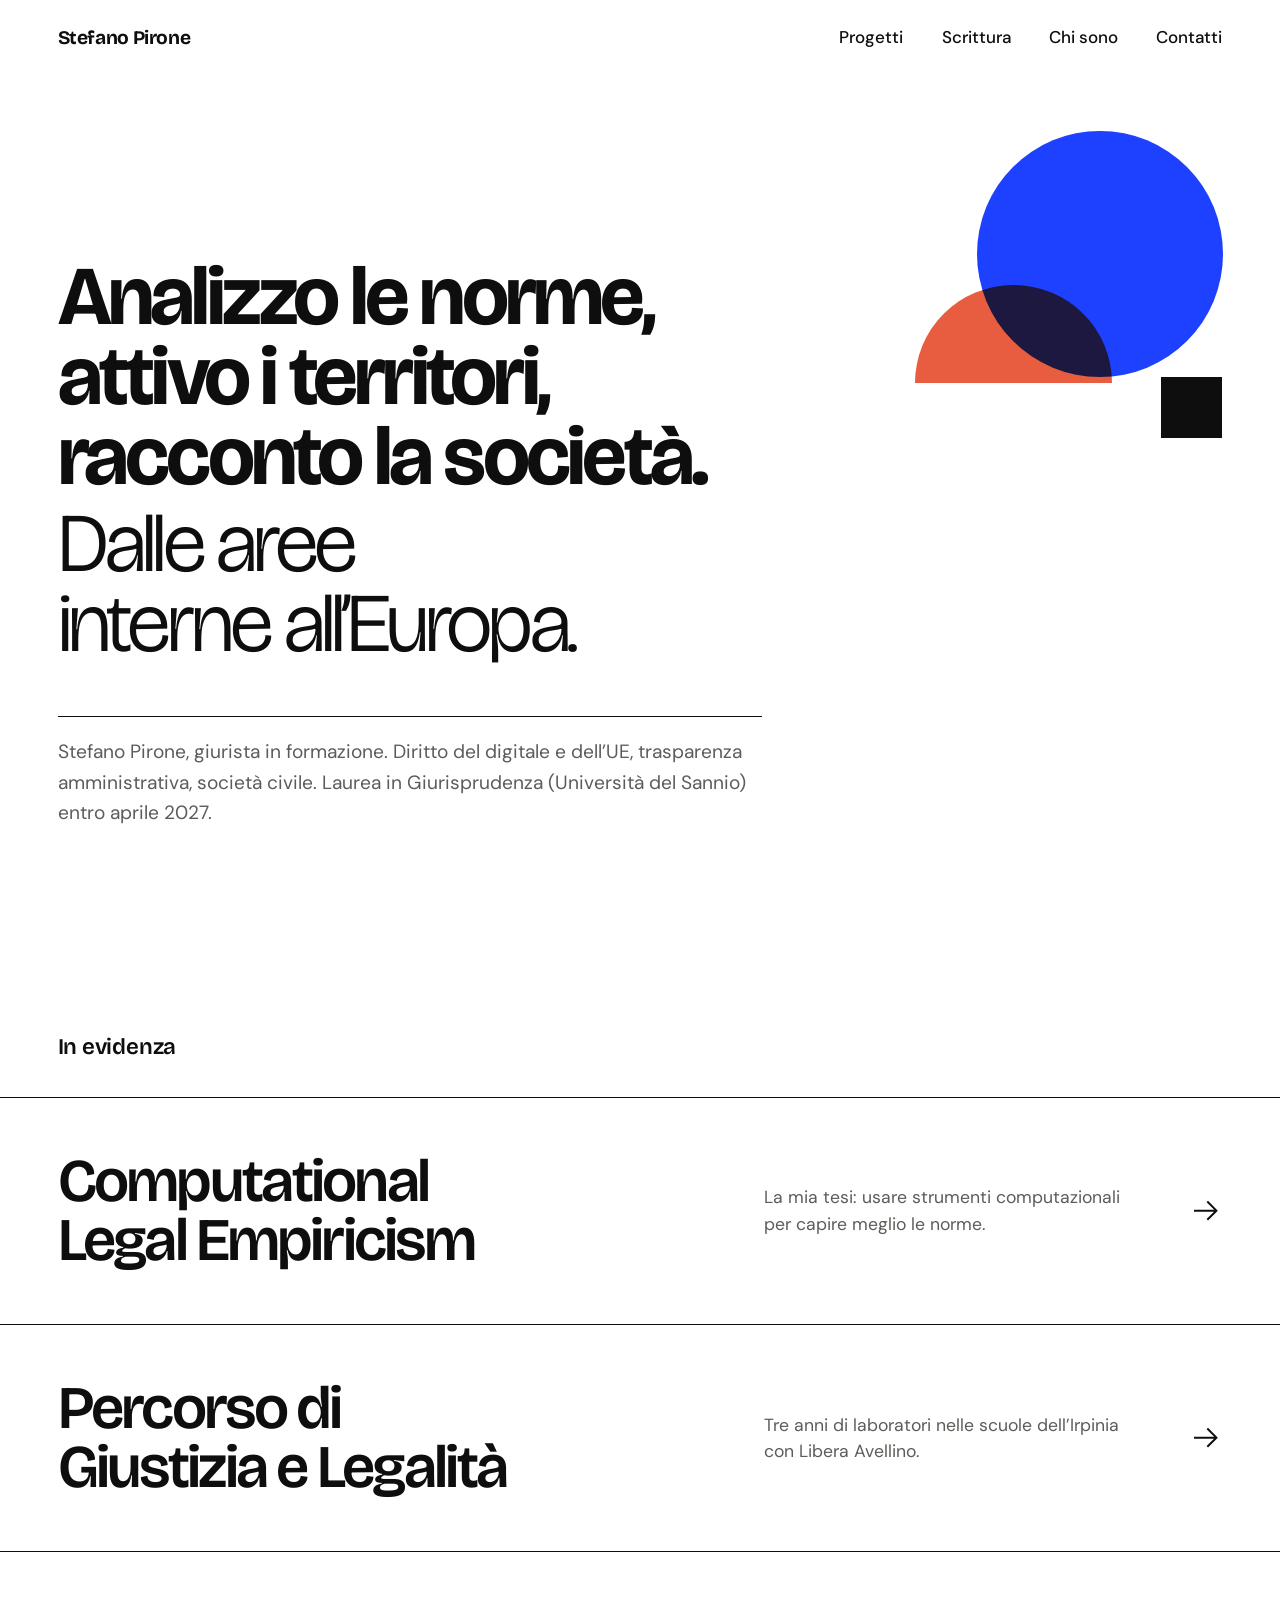
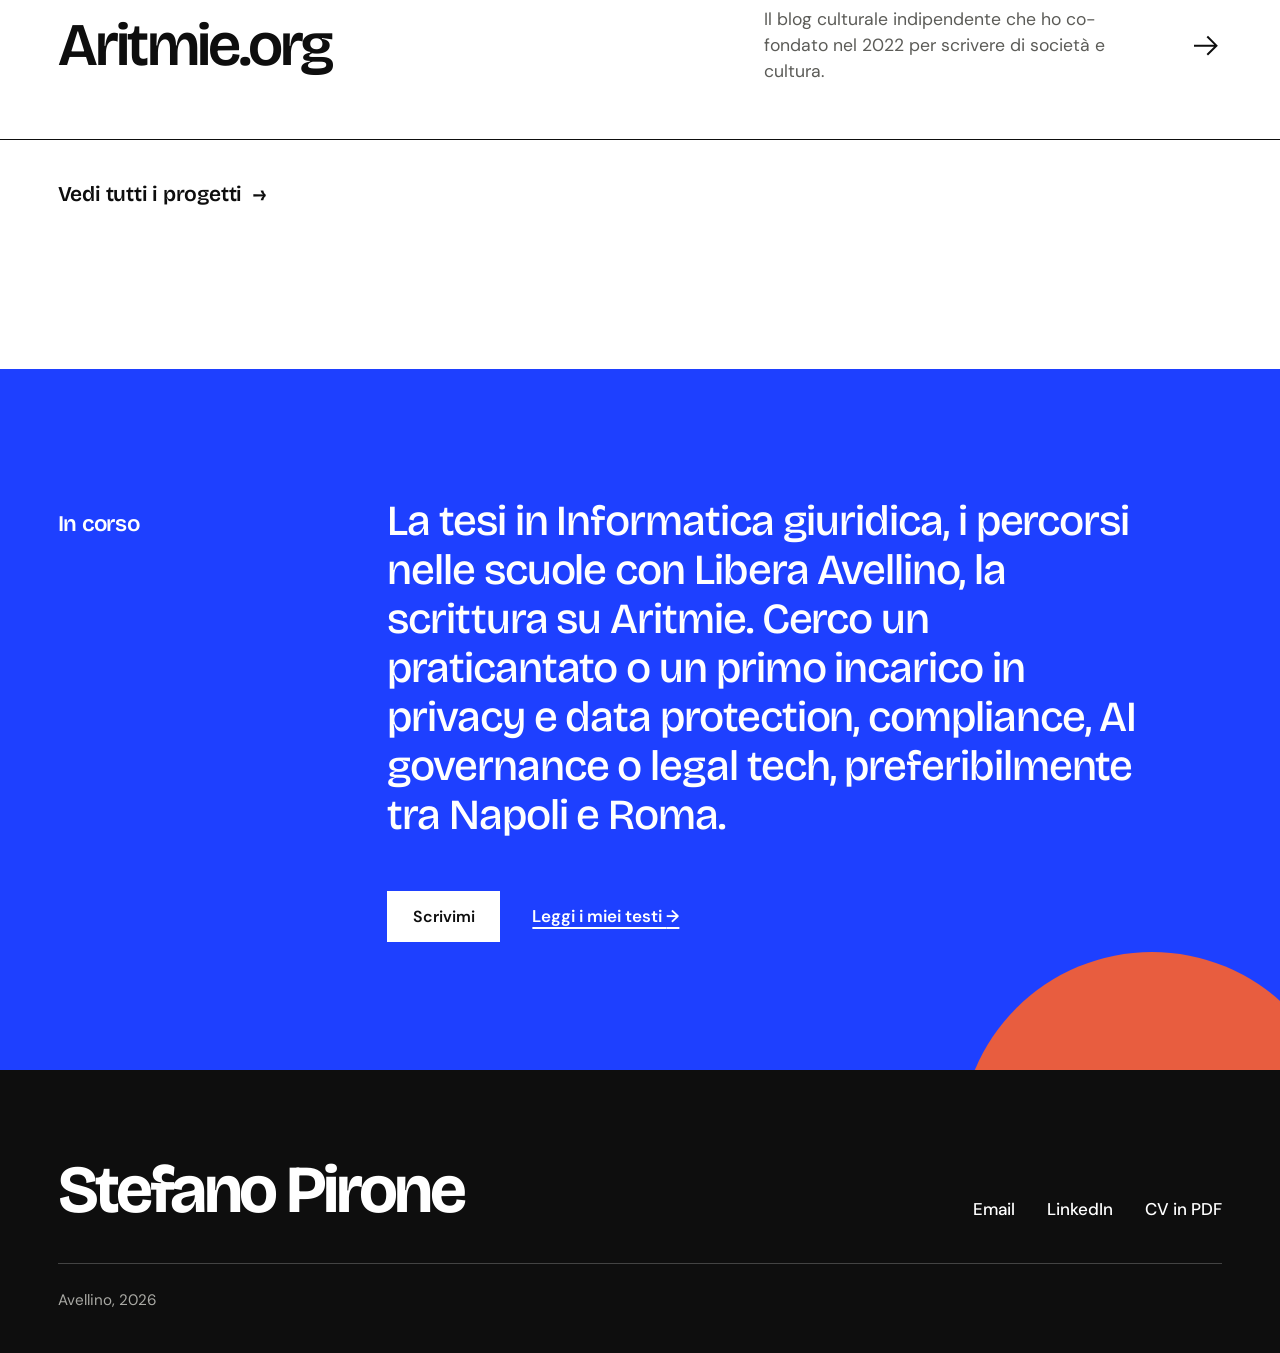
<file: index.html>
<!doctype html>
<html lang="it">
<head>
  <meta charset="utf-8" />
  <meta name="viewport" content="width=device-width, initial-scale=1" />
  <title>Stefano Pirone — giurista in formazione</title>
  <meta name="description" content="Stefano Pirone, giurista in formazione. Diritto del digitale e dell’UE, trasparenza amministrativa, società civile. Laurea in Giurisprudenza all’Università del Sannio entro aprile 2027." />
  <meta name="theme-color" content="#FFFFFF" />
  <meta property="og:type" content="website" />
  <meta property="og:locale" content="it_IT" />
  <meta property="og:title" content="Stefano Pirone" />
  <meta property="og:description" content="Giurista in formazione: diritto del digitale e dell’UE, trasparenza amministrativa, società civile." />
  <link rel="icon" href="/assets/favicon.svg" type="image/svg+xml" />

  <link rel="preconnect" href="https://fonts.googleapis.com" />
  <link rel="preconnect" href="https://fonts.gstatic.com" crossorigin />
  <link rel="stylesheet" href="https://fonts.googleapis.com/css2?family=Bricolage+Grotesque:opsz,wght@12..96,300..800&family=DM+Sans:opsz,wght@9..40,400..600&display=swap" />
  <link rel="stylesheet" href="/assets/css/style.css" />

  <script>document.documentElement.className += " js";</script>
  <script src="/data/content.js" defer></script>
  <script src="/assets/js/main.js" defer></script>
</head>
<body>
  <a class="skip-link" href="#contenuto">Vai al contenuto</a>

  <!-- ============ NAVBAR ============ -->
  <header class="nav">
    <div class="nav__inner wrap">
      <a class="nav__brand" href="/">Stefano Pirone</a>

      <button class="nav__toggle" type="button" aria-expanded="false" aria-controls="nav-menu">
        <span class="nav__toggle-label">Menu</span>
        <span class="nav__toggle-icon" aria-hidden="true"><span></span><span></span></span>
      </button>

      <nav class="nav__menu" id="nav-menu" aria-label="Navigazione principale">
        <ul class="nav__links">
          <li><a href="/progetti" data-section="progetti">Progetti</a></li>
          <li><a href="/scrittura" data-section="scrittura">Scrittura</a></li>
          <li><a href="/chi-sono" data-section="chi-sono">Chi sono</a></li>
          <li><a href="/contatti" data-section="contatti">Contatti</a></li>
        </ul>
      </nav>
    </div>
  </header>

  <main id="contenuto" tabindex="-1">

    <!-- ===================================================== HOME -->
    <section class="view" data-view="home" aria-labelledby="home-title">
      <div class="hero wrap">
        <h1 class="hero__title" id="home-title" tabindex="-1">
          <span class="hero__line"><span class="v v--1">Analizzo</span> le norme, <span class="v v--2">attivo</span> i territori, <span class="v v--3">racconto</span> la società.</span>
          <span class="hero__line hero__tail">Dalle aree interne all’Europa.</span>
        </h1>
        <p class="hero__sub">Stefano Pirone, giurista in formazione. Diritto del digitale e dell’UE, trasparenza amministrativa, società civile. Laurea in Giurisprudenza (Università del Sannio) entro aprile 2027.</p>

        <div class="hero__art" aria-hidden="true">
          <span class="shape shape--circle"></span>
          <span class="shape shape--half"></span>
          <span class="shape shape--square"></span>
        </div>
      </div>

      <div class="featured">
        <div class="wrap">
          <h2 class="section-title">In evidenza</h2>
        </div>
        <ul class="rows rows--big" id="featured-list"></ul>
        <div class="wrap">
          <a class="more" href="/progetti">Vedi tutti i progetti <span class="more__arrow" aria-hidden="true">→</span></a>
        </div>
      </div>

      <div class="now">
        <div class="wrap now__inner">
          <h2 class="now__title">In corso</h2>
          <p class="now__text" id="now-text"></p>
          <div class="now__actions">
            <a class="btn btn--light" href="/contatti">Scrivimi</a>
            <a class="link-light" href="/scrittura">Leggi i miei testi <span aria-hidden="true">→</span></a>
          </div>
        </div>
        <span class="now__shape" aria-hidden="true"></span>
      </div>
    </section>

    <!-- ================================================= PROGETTI -->
    <section class="view" data-view="progetti" aria-labelledby="projects-title">
      <header class="page-head wrap">
        <h1 class="page-title" id="projects-title" tabindex="-1">Progetti</h1>
        <p class="page-intro">Tre modi di stare dentro la società: analizzarla, attivarla, raccontarla.</p>

        <div class="filters" role="group" aria-label="Filtra i progetti">
          <button class="filter" type="button" data-filter="tutti" aria-pressed="true">Tutti</button>
          <button class="filter" type="button" data-filter="analizzare" aria-pressed="false">Analizzare</button>
          <button class="filter" type="button" data-filter="attivare" aria-pressed="false">Attivare</button>
          <button class="filter" type="button" data-filter="raccontare" aria-pressed="false">Raccontare</button>
        </div>
        <p class="sr-only" id="filter-status" role="status" aria-live="polite"></p>
      </header>

      <ul class="rows rows--list" id="projects-list"></ul>
    </section>

    <!-- ========================================= SCHEDA PROGETTO -->
    <section class="view" data-view="progetto" aria-labelledby="project-title">
      <article class="detail" id="project-detail"></article>
    </section>

    <!-- ================================================ SCRITTURA -->
    <section class="view" data-view="scrittura" aria-labelledby="writing-title">
      <header class="page-head wrap">
        <h1 class="page-title" id="writing-title" tabindex="-1">Scrittura</h1>
        <p class="page-intro">Report, articoli e appunti. Quello che scrivo per capire meglio quello che faccio.</p>
      </header>

      <ol class="rows rows--list" id="writing-list"></ol>
    </section>

    <!-- ================================================= CHI SONO -->
    <section class="view" data-view="chi-sono" aria-labelledby="about-title">
      <header class="page-head wrap">
        <h1 class="page-title" id="about-title" tabindex="-1">Chi sono</h1>
      </header>

      <div class="about wrap">
        <div class="about__bio" id="about-bio"></div>
        <div class="about__art" aria-hidden="true">
          <span class="shape shape--circle"></span>
          <span class="shape shape--half"></span>
        </div>
      </div>
      
<section style="background: #1E40FF; color: #FFFFFF; padding: clamp(4rem, 8vw, 7rem) 0; margin: 4rem 0;">
        <div class="wrap" style="max-width: 960px;">
          <p style="font-family: 'DM Sans', sans-serif; font-size: 0.85rem; font-weight: 600; text-transform: uppercase; letter-spacing: 0.12em; color: #FFFFFF; margin: 0 0 2rem 0;">
            Art. 3, secondo comma — Costituzione della Repubblica Italiana
          </p>
          <blockquote style="margin: 0; font-family: 'Bricolage Grotesque', sans-serif; font-weight: 400; font-size: clamp(1.35rem, 2.6vw, 2.05rem); line-height: 1.42; letter-spacing: -0.015em;">
            <p style="margin: 0; color: #FFFFFF;">
              È compito della Repubblica rimuovere gli ostacoli di ordine economico e sociale, che, limitando di fatto la libertà e l’eguaglianza dei cittadini, impediscono il pieno sviluppo della persona umana e l’effettiva partecipazione di tutti i lavoratori all’organizzazione politica, economica e sociale del Paese.
            </p>
          </blockquote>
        </div>
      </section>

      <div class="education wrap">
        <h2 class="section-title">Su cosa lavoro, in diritto</h2>
        <ul class="education__list" id="legal-list"></ul>
      </div>
      
      <div class="education wrap">
        <h2 class="section-title">Formazione</h2>
        <ul class="education__list" id="education-list"></ul>
      </div>

      <div class="cv">
        <div class="wrap cv__inner">
          <p class="cv__text">Il percorso completo, con date ed esperienze, è nel CV.</p>
          <a class="btn btn--dark" id="cv-link" href="/files/cv-stefano-pirone.pdf" target="_blank" rel="noopener">
            Scarica il CV in PDF <span aria-hidden="true">↓</span><span class="sr-only"> (si apre in una nuova scheda)</span>
          </a>
        </div>
      </div>
    </section>

    <!-- ================================================= CONTATTI -->
    <section class="view" data-view="contatti" aria-labelledby="contact-title">
      <div class="contact wrap">
        <div class="contact__intro">
          <h1 class="page-title" id="contact-title" tabindex="-1">Scrivimi.</h1>
          <p class="page-intro">Per collaborazioni editoriali, progetti civici, ricerca o opportunità di lavoro.</p>
          <ul class="contact__links">
            <li><a class="contact__email" href="mailto:stefano.pirone18@gmail.com">stefano.pirone18@gmail.com</a></li>
            <li><a class="contact__linkedin" href="https://www.linkedin.com/in/stefano-pirone" target="_blank" rel="noopener">LinkedIn <span aria-hidden="true">↗</span><span class="sr-only"> (si apre in una nuova scheda)</span></a></li>
          </ul>
        </div>

        <!-- Modulo statico: Netlify Forms lo rileva al deploy. Non rinominare i campi. -->
        <form class="form" name="contatti" method="POST" action="/grazie" data-netlify="true" netlify-honeypot="bot-field" novalidate>
          <input type="hidden" name="form-name" value="contatti" />
          <input type="hidden" name="subject" value="Nuovo messaggio dal sito — %{submissionId}" />
          <p class="hidden-field" aria-hidden="true">
            <label>Non compilare questo campo: <input name="bot-field" tabindex="-1" autocomplete="off" /></label>
          </p>

          <div class="field">
            <label for="f-nome">Nome</label>
            <input id="f-nome" name="nome" type="text" autocomplete="name" required aria-describedby="e-nome" />
            <p class="field__error" id="e-nome"></p>
          </div>
          <div class="field">
            <label for="f-email">Email</label>
            <input id="f-email" name="email" type="email" autocomplete="email" required aria-describedby="e-email" />
            <p class="field__error" id="e-email"></p>
          </div>
          <div class="field">
            <label for="f-messaggio">Messaggio</label>
            <textarea id="f-messaggio" name="messaggio" rows="5" required aria-describedby="e-messaggio"></textarea>
            <p class="field__error" id="e-messaggio"></p>
          </div>

          <div class="form__actions">
            <button class="btn btn--blue" type="submit">Invia <span aria-hidden="true">→</span></button>
            <p class="form__status" role="status" aria-live="polite"></p>
          </div>
        </form>
      </div>
    </section>

    <!-- ====================================================== 404 -->
    <section class="view" data-view="404" aria-labelledby="nf-title">
      <header class="page-head wrap">
        <h1 class="page-title" id="nf-title" tabindex="-1">Questa pagina non c’è.</h1>
        <p class="page-intro">Forse il link è cambiato. Riparti dalla home o dai progetti.</p>
        <p><a class="more" href="/">Torna alla home <span class="more__arrow" aria-hidden="true">→</span></a></p>
      </header>
    </section>
  </main>

  <!-- ============ FOOTER ============ -->
  <footer class="footer">
    <div class="wrap footer__inner">
      <p class="footer__name"><a href="/">Stefano Pirone</a></p>
      <ul class="footer__links">
        <li><a href="mailto:stefano.pirone18@gmail.com">Email</a></li>
        <li><a href="https://www.linkedin.com/in/stefano-pirone" target="_blank" rel="noopener">LinkedIn<span class="sr-only"> (si apre in una nuova scheda)</span></a></li>
        <li><a href="/files/cv-stefano-pirone.pdf" target="_blank" rel="noopener">CV in PDF<span class="sr-only"> (si apre in una nuova scheda)</span></a></li>
      </ul>
      <p class="footer__meta">Avellino, <span id="year">2026</span></p>
    </div>
  </footer>
</body>
</html>
</file>
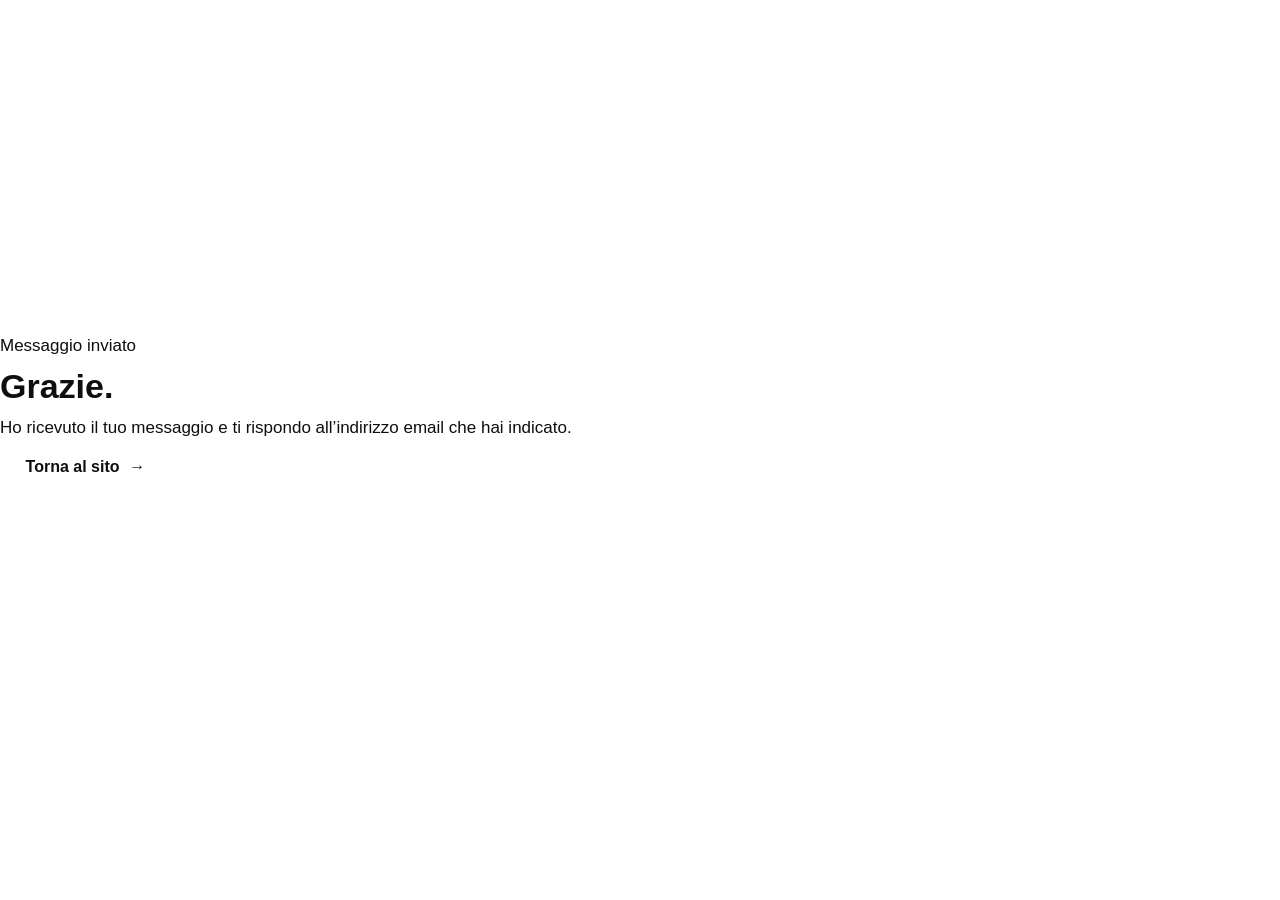
<file: grazie.html>
<!doctype html>
<html lang="it">
<head>
  <meta charset="utf-8" />
  <meta name="viewport" content="width=device-width, initial-scale=1" />
  <title>Messaggio inviato — Stefano Pirone</title>
  <meta name="robots" content="noindex" />
  <link rel="icon" href="/assets/favicon.svg" type="image/svg+xml" />
  <link rel="preconnect" href="https://fonts.googleapis.com" />
  <link rel="preconnect" href="https://fonts.gstatic.com" crossorigin />
  <link rel="stylesheet" href="https://fonts.googleapis.com/css2?family=JetBrains+Mono:wght@400;500&family=Newsreader:ital,opsz,wght@0,6..72,300..600;1,6..72,300..500&family=Plus+Jakarta+Sans:wght@400;500;600&display=swap" />
  <link rel="stylesheet" href="/assets/css/style.css" />
</head>
<body>
  <main class="simple">
    <div class="simple__card">
      <p class="label">Messaggio inviato</p>
      <h1>Grazie.</h1>
      <p>Ho ricevuto il tuo messaggio e ti rispondo all’indirizzo email che hai indicato.</p>
      <a class="btn btn--primary" href="/">Torna al sito <span aria-hidden="true">→</span></a>
    </div>
  </main>
</body>
</html>
</file>
<file: assets/css/style.css>
/* =====================================================================
   Stefano Pirone — design system
   Palette a blocchi di colore: bianco, nero, blu cobalto pieno,
   terracotta per gli accenti, grigio chiarissimo per gli stacchi.
   Titoli: Bricolage Grotesque · Testi: DM Sans
   ===================================================================== */

:root {
  --white: #ffffff;
  --ink: #0e0e0e;
  --blue: #1e40ff;
  --terra: #e85d3f;
  --mist: #f3f3f1;
  --muted: #5c5c58;          /* testo secondario su bianco (contrasto 6,6:1) */
  --error: #b5361c;          /* terracotta scura, leggibile su bianco */

  --display: "Bricolage Grotesque", "Helvetica Neue", Arial, sans-serif;
  --sans: "DM Sans", "Helvetica Neue", Arial, sans-serif;

  --max: 1440px;
  --pad: clamp(20px, 4.5vw, 72px);
  /* margine interno per gli elementi a tutta larghezza, allineato al contenuto */
  --bleed: max(var(--pad), calc((100% - var(--max)) / 2 + var(--pad)));
  --nav-h: 76px;

  --ease: cubic-bezier(0.22, 1, 0.36, 1);
}

/* ---------- Base ---------- */
*, *::before, *::after { box-sizing: border-box; }

html {
  -webkit-text-size-adjust: 100%;
  text-size-adjust: 100%;
  scroll-padding-top: calc(var(--nav-h) + 16px);
}

body {
  margin: 0;
  background: var(--white);
  color: var(--ink);
  font-family: var(--sans);
  font-size: 1.0625rem;
  line-height: 1.6;
  -webkit-font-smoothing: antialiased;
  -moz-osx-font-smoothing: grayscale;
  text-rendering: optimizeLegibility;
}
body.menu-open { overflow: hidden; }

h1, h2, h3 { font-family: var(--display); font-weight: 700; margin: 0; text-wrap: balance; }
p { margin: 0; }
a { color: inherit; }
img, svg { display: block; max-width: 100%; }
button, input, textarea { font: inherit; color: inherit; }

::selection { background: var(--blue); color: var(--white); }

:focus-visible { outline: 3px solid var(--blue); outline-offset: 3px; }
[tabindex="-1"]:focus { outline: none; }

.wrap {
  width: 100%;
  max-width: var(--max);
  margin-inline: auto;
  padding-inline: var(--pad);
}

.sr-only {
  position: absolute !important;
  width: 1px; height: 1px;
  padding: 0; margin: -1px;
  overflow: hidden; clip: rect(0 0 0 0);
  white-space: nowrap; border: 0;
}

.skip-link {
  position: absolute; left: 16px; top: -100px; z-index: 100;
  background: var(--ink); color: var(--white);
  padding: 12px 18px; font-weight: 600; text-decoration: none;
}
.skip-link:focus { top: 12px; }

/* Viste: con JavaScript se ne vede una alla volta; senza, tutte in fila */
.js .view { display: none; }
.js .view.is-active { display: block; }

/* =====================================================================
   NAVBAR
   ===================================================================== */
.nav {
  position: sticky; top: 0; z-index: 50;
  background: var(--white);
  border-bottom: 1px solid transparent;
  transition: border-color 0.3s;
  view-transition-name: site-nav;
}
.nav.is-scrolled { border-bottom-color: var(--ink); }

.nav__inner {
  height: var(--nav-h);
  display: flex; align-items: center; justify-content: space-between; gap: 24px;
}

.nav__brand {
  position: relative; z-index: 2;
  font-family: var(--display);
  font-weight: 700; font-size: 1.2rem; letter-spacing: -0.02em;
  text-decoration: none;
}

.nav__links {
  list-style: none; margin: 0; padding: 0;
  display: flex; gap: clamp(20px, 3vw, 44px);
}

.nav__links a,
.footer__links a,
.more,
.contact__linkedin,
.detail__meta a {
  text-decoration: none;
  background-image: linear-gradient(var(--terra), var(--terra));
  background-repeat: no-repeat;
  background-position: 0 100%;
  background-size: 0% 2px;
  transition: background-size 0.4s var(--ease), color 0.25s;
}
.nav__links a { font-weight: 500; padding: 6px 0; }
.nav__links a:hover,
.nav__links a[aria-current="page"],
.footer__links a:hover,
.more:hover,
.contact__linkedin:hover,
.detail__meta a:hover { background-size: 100% 2px; }

.nav__toggle {
  display: none;
  position: relative; z-index: 2;
  align-items: center; gap: 10px;
  background: none; border: 0; padding: 8px 0; cursor: pointer;
  font-weight: 500;
}
.nav__toggle-icon { display: grid; gap: 6px; width: 22px; }
.nav__toggle-icon span {
  display: block; height: 2px; background: currentColor;
  transition: transform 0.35s var(--ease);
}

@media (max-width: 760px) {
  .nav__toggle { display: inline-flex; }

  .nav__menu {
    position: fixed; inset: 0; z-index: 1;
    display: flex; align-items: flex-end;
    padding: calc(var(--nav-h) + 24px) var(--pad) 56px;
    background: var(--blue); color: var(--white);
    opacity: 0; visibility: hidden;
    transition: opacity 0.3s, visibility 0s 0.3s;
  }
  .nav.is-open .nav__menu { opacity: 1; visibility: visible; transition: opacity 0.3s; }
  .nav.is-open { background: var(--blue); border-bottom-color: transparent; }
  .nav.is-open .nav__brand,
  .nav.is-open .nav__toggle { color: var(--white); }
  .nav.is-open :focus-visible { outline-color: var(--white); }

  .nav__links { flex-direction: column; gap: 4px; }
  .nav__links a {
    font-family: var(--display); font-weight: 600;
    font-size: clamp(2.4rem, 11vw, 3.6rem); letter-spacing: -0.035em; line-height: 1.15;
    background-size: 0% 4px;
  }
  .nav__links a[aria-current="page"],
  .nav__links a:hover { background-size: 100% 4px; }

  .nav.is-open .nav__toggle-icon span:first-child { transform: translateY(4px) rotate(45deg); }
  .nav.is-open .nav__toggle-icon span:last-child { transform: translateY(-4px) rotate(-45deg); }
}

/* =====================================================================
   ELEMENTI COMUNI
   ===================================================================== */
.section-title {
  font-weight: 600;
  font-size: clamp(1.15rem, 1rem + 0.5vw, 1.5rem);
  letter-spacing: -0.01em;
  margin-bottom: clamp(20px, 2.5vw, 32px);
}

.more {
  display: inline-flex; align-items: center; gap: 0.5em;
  margin-top: clamp(28px, 3vw, 40px);
  font-family: var(--display); font-weight: 600;
  font-size: clamp(1.1rem, 1rem + 0.4vw, 1.375rem);
  letter-spacing: -0.01em;
  padding-bottom: 4px;
}
.more__arrow { display: inline-block; transition: transform 0.4s var(--ease); }
.more:hover .more__arrow { transform: translateX(6px); }

.btn {
  display: inline-flex; align-items: center; gap: 0.6em;
  padding: 1rem 1.6rem;
  border: 0; border-radius: 0;
  font-family: var(--sans); font-weight: 600; font-size: 1rem; line-height: 1.2;
  text-decoration: none; cursor: pointer;
  transition: background-color 0.3s, color 0.3s;
}
.btn--light { background: var(--white); color: var(--ink); }
.btn--light:hover { background: var(--ink); color: var(--white); }
.btn--dark { background: var(--ink); color: var(--white); }
.btn--dark:hover { background: var(--blue); }
.btn--blue { background: var(--blue); color: var(--white); }
.btn--blue:hover { background: var(--ink); }
.btn:disabled { opacity: 0.6; cursor: progress; }

/* Forme geometriche (cerchio = analizzare, semicerchio = attivare, quadrato = raccontare) */
.shape { position: absolute; display: block; }
.shape--circle { background: var(--blue); border-radius: 50%; }
.shape--half { background: var(--terra); border-radius: 999px 999px 0 0; mix-blend-mode: multiply; }
.shape--square { background: var(--ink); }

/* =====================================================================
   HOME — HERO
   ===================================================================== */
.hero {
  display: grid;
  grid-template-columns: minmax(0, 1fr) clamp(140px, 24vw, 380px);
  grid-template-rows: 1fr auto;
  column-gap: clamp(20px, 3vw, 56px);
  min-height: calc(100svh - var(--nav-h));
  padding-top: clamp(32px, 6vh, 80px);
  padding-bottom: clamp(40px, 8vh, 96px);
}

.hero__title {
  grid-column: 1; grid-row: 1; align-self: end;
  font-size: clamp(2.5rem, 0.9rem + 5.4vw, 7rem);
  line-height: 0.96;
  letter-spacing: -0.045em;
  font-variation-settings: "opsz" 96;
}
.hero__line { display: block; }
.hero__tail { font-weight: 300; margin-top: 0.08em; }

.v { transition: color 0.3s; }
.hero:has(.v--1:hover) .v--1 { color: var(--blue); }
.hero:has(.v--2:hover) .v--2 { color: var(--terra); }

.hero__sub {
  grid-column: 1 / -1; grid-row: 2;
  margin-top: clamp(28px, 4vw, 56px);
  padding-top: 20px;
  border-top: 1px solid var(--ink);
  max-width: 44rem;
  font-size: clamp(1rem, 0.92rem + 0.35vw, 1.2rem);
  color: var(--muted);
}

.hero__art {
  grid-column: 2; grid-row: 1; align-self: start;
  position: relative;
  width: 100%; aspect-ratio: 1;
}
.hero__art .shape--circle { top: 0; right: 0; width: 80%; aspect-ratio: 1; transition: scale 0.6s var(--ease); }
.hero__art .shape--half { left: 0; top: 50%; width: 64%; aspect-ratio: 2 / 1; transform-origin: 50% 100%; transition: scale 0.6s var(--ease); }
.hero__art .shape--square { right: 0; bottom: 0; width: 20%; aspect-ratio: 1; transition: scale 0.6s var(--ease); }

.hero:has(.v--1:hover) .shape--circle { scale: 1.06; }
.hero:has(.v--2:hover) .shape--half { scale: 1.12; }
.hero:has(.v--3:hover) .shape--square { scale: 1.5; }

@media (max-width: 760px) {
  .hero {
    grid-template-columns: 1fr;
    grid-template-rows: auto 1fr auto;
    min-height: calc(92svh - var(--nav-h));
  }
  .hero__art { grid-row: 1; justify-self: end; width: clamp(110px, 34vw, 170px); margin-bottom: 40px; }
  .hero__title { grid-row: 2; }
  .hero__sub { grid-row: 3; }
}

/* =====================================================================
   RIGHE A TUTTA LARGHEZZA (in evidenza, progetti, scrittura)
   ===================================================================== */
.rows { list-style: none; margin: 0; padding: 0; border-top: 1px solid var(--ink); }
.rows > li { border-bottom: 1px solid var(--ink); }
.rows > li[hidden] { display: none; }

.row {
  position: relative; isolation: isolate;
  display: grid;
  grid-template-columns: minmax(0, 7fr) minmax(0, 4fr) auto;
  align-items: center;
  column-gap: clamp(20px, 4vw, 72px);
  padding-block: clamp(28px, 3.4vw, 52px);
  padding-inline: var(--bleed);
  color: var(--ink);
  text-decoration: none;
  transition: color 0.35s;
}
.row::before {
  content: ""; position: absolute; inset: -1px 0; z-index: -1;
  background: var(--blue);
  transform: scaleY(0); transform-origin: 50% 100%;
  transition: transform 0.55s var(--ease);
}

.row__title {
  font-family: var(--display); font-weight: 600;
  font-size: clamp(1.45rem, 1rem + 1.6vw, 2.5rem);
  line-height: 1.02; letter-spacing: -0.03em;
  text-wrap: balance;
}
.row__text { color: var(--muted); font-size: clamp(0.98rem, 0.94rem + 0.2vw, 1.1rem); line-height: 1.5; transition: color 0.35s; }
.row__meta { display: block; color: var(--ink); font-weight: 500; margin-bottom: 4px; transition: color 0.35s; }
.row__arrow { width: clamp(26px, 2.6vw, 42px); transition: transform 0.5s var(--ease); }

a.row:focus-visible { outline: none; color: var(--white); }
a.row:focus-visible::before { transform: scaleY(1); }
a.row:focus-visible .row__text,
a.row:focus-visible .row__meta { color: var(--white); }

@media (hover: hover) {
  a.row:hover { color: var(--white); }
  a.row:hover::before { transform: scaleY(1); }
  a.row:hover .row__text,
  a.row:hover .row__meta { color: var(--white); }
  a.row:hover .row__arrow { transform: translateX(10px); }
}

/* Variante grande per la home */
.rows--big .row__title { font-size: clamp(2rem, 0.9rem + 3.6vw, 4.75rem); line-height: 0.98; letter-spacing: -0.045em; }
.rows--big .row { padding-block: clamp(32px, 4.2vw, 64px); }

.rows__empty { padding-block: 40px; color: var(--muted); }

@media (max-width: 760px) {
  .row { grid-template-columns: minmax(0, 1fr) auto; row-gap: 12px; align-items: start; }
  .row__title { grid-column: 1; grid-row: 1; }
  .row__arrow { grid-column: 2; grid-row: 1; margin-top: 4px; }
  .row__text { grid-column: 1 / -1; grid-row: 2; }
}

/* Animazioni del filtro */
.is-filtering > .rows__item { view-transition-name: var(--vt); }
.rows__item.is-entering { animation: rise 0.5s var(--ease) both; }

/* =====================================================================
   HOME — FEATURED E BLOCCO "ADESSO"
   ===================================================================== */
.featured { padding-top: clamp(72px, 10vw, 150px); }

.now {
  position: relative; overflow: hidden;
  margin-top: clamp(96px, 12vw, 190px);
  padding-block: clamp(72px, 10vw, 160px);
  background: var(--blue); color: var(--white);
}
.now :focus-visible { outline-color: var(--white); }

.now__inner {
  position: relative; z-index: 1;
  display: grid;
  grid-template-columns: minmax(0, 3fr) minmax(0, 9fr);
  column-gap: clamp(20px, 4vw, 72px);
}
.now__title { font-weight: 600; font-size: clamp(1.15rem, 1rem + 0.5vw, 1.5rem); letter-spacing: -0.01em; padding-top: 0.4em; }
.now__text {
  font-family: var(--display); font-weight: 500;
  font-size: clamp(1.55rem, 1rem + 2.1vw, 3.1rem);
  line-height: 1.14; letter-spacing: -0.025em;
  max-width: 28ch;
  text-wrap: pretty;
}
.now__actions {
  grid-column: 2;
  display: flex; flex-wrap: wrap; align-items: center; gap: 20px 32px;
  margin-top: clamp(36px, 4vw, 56px);
}
.link-light {
  font-weight: 600; text-decoration: underline;
  text-decoration-thickness: 2px; text-underline-offset: 0.3em;
  transition: text-decoration-color 0.3s;
}
.link-light:hover { text-decoration-color: var(--terra); }

.now__shape {
  position: absolute; right: -5%; bottom: -38%;
  width: clamp(180px, 30vw, 460px); aspect-ratio: 1;
  border-radius: 50%; background: var(--terra);
}

@media (max-width: 760px) {
  .now__inner { grid-template-columns: 1fr; }
  .now__title { margin-bottom: 20px; }
  .now__actions { grid-column: 1; }
  .now__shape { width: 160px; right: -60px; bottom: -80px; }
  .now { padding-bottom: 140px; }
}

/* =====================================================================
   PAGINE INTERNE — INTESTAZIONE
   ===================================================================== */
.page-head {
  padding-top: clamp(56px, 9vw, 150px);
  padding-bottom: clamp(40px, 5vw, 72px);
}
.page-title {
  font-size: clamp(3.2rem, 0.8rem + 9vw, 10.5rem);
  line-height: 0.9; letter-spacing: -0.055em;
  font-variation-settings: "opsz" 96;
}
.page-intro {
  margin-top: clamp(20px, 2.5vw, 36px);
  max-width: 34ch;
  font-size: clamp(1.1rem, 0.98rem + 0.6vw, 1.5rem);
  line-height: 1.4;
  color: var(--muted);
}

/* Filtro testuale */
.filters {
  display: flex; flex-wrap: wrap; gap: 8px clamp(22px, 3vw, 44px);
  margin-top: clamp(40px, 6vw, 88px);
}
.filter {
  padding: 4px 0 6px;
  border: 0; background: none; cursor: pointer;
  font-family: var(--display); font-weight: 500;
  font-size: clamp(1.1rem, 1rem + 0.45vw, 1.45rem);
  letter-spacing: -0.015em;
  color: var(--muted);
  background-image: linear-gradient(var(--terra), var(--terra));
  background-repeat: no-repeat; background-position: 0 100%; background-size: 0% 3px;
  transition: color 0.25s, background-size 0.4s var(--ease);
}
.filter:hover { color: var(--ink); }
.filter[aria-pressed="true"] { color: var(--ink); background-size: 100% 3px; }

/* =====================================================================
   SCHEDA PROGETTO
   ===================================================================== */
.back {
  display: inline-flex; gap: 0.5em;
  margin-top: clamp(28px, 4vw, 48px);
  color: var(--muted); font-weight: 500; text-decoration: none;
  transition: color 0.25s;
}
.back:hover { color: var(--ink); }

.detail__head {
  display: grid;
  grid-template-columns: minmax(0, 1fr) auto;
  column-gap: clamp(24px, 5vw, 80px);
  padding-top: clamp(40px, 7vw, 120px);
  padding-bottom: clamp(40px, 5vw, 80px);
}
.detail__meta {
  grid-column: 1;
  display: flex; flex-wrap: wrap; gap: 4px 0;
  color: var(--muted);
}
.detail__meta > * + *::before { content: "/"; margin: 0 0.7em; color: var(--ink); opacity: 0.35; }
.detail__meta a { color: var(--ink); font-weight: 500; }

.detail__title {
  grid-column: 1;
  margin-top: clamp(16px, 2vw, 28px);
  max-width: 15ch;
  font-size: clamp(2.6rem, 0.9rem + 6vw, 8rem);
  line-height: 0.94; letter-spacing: -0.05em;
  font-variation-settings: "opsz" 96;
}
.detail__shape {
  grid-column: 2; grid-row: 1 / span 2; align-self: end;
  width: clamp(72px, 13vw, 210px); aspect-ratio: 1;
  background: var(--blue); border-radius: 50%;
}
.detail__head--attivare .detail__shape { background: var(--terra); aspect-ratio: 2 / 1; border-radius: 999px 999px 0 0; }
.detail__head--raccontare .detail__shape { background: var(--ink); border-radius: 0; width: clamp(56px, 9vw, 150px); }

.detail__body {
  display: grid;
  grid-template-columns: minmax(0, 5fr) minmax(0, 7fr);
  column-gap: clamp(24px, 5vw, 96px);
  row-gap: 32px;
  padding-top: clamp(32px, 4vw, 56px);
  border-top: 1px solid var(--ink);
}
.detail__lead {
  font-family: var(--display); font-weight: 500;
  font-size: clamp(1.4rem, 1rem + 1.3vw, 2.2rem);
  line-height: 1.18; letter-spacing: -0.02em;
  text-wrap: pretty;
}
.detail__text p { max-width: 60ch; font-size: 1.125rem; line-height: 1.7; }
.detail__text p + p { margin-top: 1.1em; }

.detail__links { list-style: none; margin: 40px 0 0; padding: 0; max-width: 60ch; }
.detail__link {
  display: flex; justify-content: space-between; align-items: center; gap: 20px;
  padding: 18px 0;
  border-top: 1px solid var(--ink);
  font-family: var(--display); font-weight: 600; font-size: 1.25rem; letter-spacing: -0.015em;
  text-decoration: none;
  transition: color 0.25s;
}
.detail__links li:last-child .detail__link { border-bottom: 1px solid var(--ink); }
.detail__link-arrow { width: 26px; flex: none; transition: transform 0.4s var(--ease); }
.detail__link:hover { color: var(--blue); }
.detail__link:hover .detail__link-arrow { transform: translate(4px, -4px); }

.row--next {
  margin-top: clamp(96px, 11vw, 180px);
  grid-template-columns: minmax(0, 1fr) auto;
  border-top: 1px solid var(--ink);
  border-bottom: 1px solid var(--ink);
}
.row--next .row__text { grid-column: 1; grid-row: 1; margin-bottom: 8px; }
.row--next .row__title { grid-column: 1; grid-row: 2; font-size: clamp(1.8rem, 1rem + 2.8vw, 3.75rem); letter-spacing: -0.04em; }
.row--next .row__arrow { grid-column: 2; grid-row: 1 / span 2; align-self: center; }

@media (max-width: 760px) {
  .detail__head { grid-template-columns: 1fr; }
  .detail__shape { grid-column: 1; grid-row: 1; justify-self: end; margin-bottom: 28px; width: 72px; }
  .detail__head--raccontare .detail__shape { width: 56px; }
  .detail__meta { grid-row: 2; }
  .detail__title { grid-row: 3; }
  .detail__body { grid-template-columns: 1fr; }
  .row--next .row__text { grid-row: 1; }
}

/* =====================================================================
   CHI SONO
   ===================================================================== */
.about {
  display: grid;
  grid-template-columns: minmax(0, 8fr) minmax(0, 4fr);
  column-gap: clamp(24px, 5vw, 96px);
}
.about__bio p { max-width: 62ch; font-size: 1.125rem; line-height: 1.7; }
.about__bio p:first-child {
  max-width: 34ch;
  margin-bottom: 1.4em;
  font-family: var(--display); font-weight: 500;
  font-size: clamp(1.4rem, 1rem + 1.4vw, 2.25rem);
  line-height: 1.22; letter-spacing: -0.02em;
  text-wrap: pretty;
}
.about__art {
  position: relative; justify-self: end;
  width: clamp(120px, 20vw, 300px); aspect-ratio: 1;
}
.about__art .shape--circle { inset: 0 0 auto auto; width: 70%; aspect-ratio: 1; }
.about__art .shape--half { left: 0; bottom: 0; width: 70%; aspect-ratio: 2 / 1; border-radius: 0 0 999px 999px; }

.education { margin-top: clamp(80px, 10vw, 160px); }
.education__list { list-style: none; margin: 0; padding: 0; border-top: 1px solid var(--ink); }
.education__item {
  display: grid;
  grid-template-columns: minmax(0, 6fr) minmax(0, 4fr) minmax(0, 2fr);
  column-gap: clamp(20px, 4vw, 72px);
  padding-block: 22px;
  border-bottom: 1px solid var(--ink);
}
.education__title { font-family: var(--display); font-weight: 600; font-size: clamp(1.1rem, 1rem + 0.5vw, 1.4rem); line-height: 1.25; letter-spacing: -0.015em; }
.education__where { color: var(--muted); }
.education__year { color: var(--muted); text-align: right; }

.cv {
  margin-top: clamp(80px, 10vw, 160px);
  padding-block: clamp(48px, 7vw, 104px);
  background: var(--mist);
}
.cv__inner { display: flex; flex-wrap: wrap; align-items: center; justify-content: space-between; gap: 28px; }
.cv__text {
  max-width: 24ch;
  font-family: var(--display); font-weight: 500;
  font-size: clamp(1.4rem, 1rem + 1.4vw, 2.2rem);
  line-height: 1.15; letter-spacing: -0.025em;
}

@media (max-width: 760px) {
  .about { grid-template-columns: 1fr; }
  .about__art { grid-row: 1; width: 110px; margin-bottom: 36px; }
  .education__item { grid-template-columns: 1fr auto; row-gap: 4px; }
  .education__title { grid-column: 1 / -1; }
}

/* =====================================================================
   CONTATTI
   ===================================================================== */
.contact {
  display: grid;
  grid-template-columns: minmax(0, 6fr) minmax(0, 5fr);
  column-gap: clamp(40px, 7vw, 140px);
  row-gap: 64px;
  padding-top: clamp(56px, 9vw, 150px);
  padding-bottom: clamp(80px, 10vw, 160px);
}
.contact__links { list-style: none; margin: clamp(40px, 5vw, 72px) 0 0; padding: 0; display: grid; gap: 18px; }
.contact__email {
  font-family: var(--display); font-weight: 600;
  font-size: clamp(1.35rem, 0.9rem + 2vw, 2.6rem);
  letter-spacing: -0.03em; line-height: 1.15;
  overflow-wrap: anywhere;
  text-decoration: underline;
  text-decoration-color: var(--terra);
  text-decoration-thickness: 3px;
  text-underline-offset: 0.2em;
  transition: color 0.25s;
}
.contact__email:hover { color: var(--blue); }
.contact__linkedin { font-family: var(--display); font-weight: 500; font-size: 1.3rem; justify-self: start; padding-bottom: 2px; }

.form { align-self: end; }
.field + .field { margin-top: 32px; }
.field label { display: block; font-weight: 500; font-size: 0.95rem; }
.field input,
.field textarea {
  display: block; width: 100%;
  padding: 10px 0 12px;
  border: 0; border-bottom: 1.5px solid var(--ink); border-radius: 0;
  background: transparent;
  font-size: 1.15rem; line-height: 1.4;
  transition: border-color 0.25s, box-shadow 0.25s;
}
.field textarea { resize: vertical; min-height: 140px; }
.field input:focus,
.field textarea:focus { outline: none; border-bottom-color: var(--blue); box-shadow: 0 1.5px 0 var(--blue); }
.field [aria-invalid="true"] { border-bottom-color: var(--error); }
.field__error { min-height: 1.4em; margin-top: 6px; font-size: 0.92rem; color: var(--error); }

.form__actions { display: flex; flex-wrap: wrap; align-items: center; gap: 16px 24px; margin-top: 28px; }
.form__status { color: var(--muted); }
.form__status.is-error { color: var(--error); }
.hidden-field { position: absolute; left: -9999px; }

.form-success { align-self: end; padding: clamp(32px, 4vw, 56px); background: var(--blue); color: var(--white); }
.form-success h2 { font-size: clamp(2rem, 1rem + 2.4vw, 3.2rem); letter-spacing: -0.04em; line-height: 1; margin-bottom: 16px; }

@media (max-width: 860px) {
  .contact { grid-template-columns: 1fr; }
}

/* =====================================================================
   FOOTER
   ===================================================================== */
.footer {
  background: var(--ink); color: var(--white);
  padding-block: clamp(56px, 7vw, 104px) 40px;
}
.footer :focus-visible { outline-color: var(--white); }
.footer__inner {
  display: grid;
  grid-template-columns: minmax(0, 1fr) auto;
  align-items: end; gap: 40px 32px;
}
.footer__name a {
  font-family: var(--display); font-weight: 700;
  font-size: clamp(2rem, 1rem + 4vw, 4.75rem);
  line-height: 0.95; letter-spacing: -0.05em;
  text-decoration: none;
}
.footer__links { list-style: none; margin: 0; padding: 0; display: flex; flex-wrap: wrap; gap: 12px 32px; font-weight: 500; }
.footer__links a { padding-bottom: 2px; }
.footer__meta { grid-column: 1 / -1; padding-top: 24px; border-top: 1px solid rgba(255, 255, 255, 0.22); color: #a9a9a4; font-size: 0.95rem; }

@media (max-width: 760px) {
  .footer__inner { grid-template-columns: 1fr; }
}

/* =====================================================================
   PAGINE SEMPLICI (grazie, 404)
   ===================================================================== */
.simple {
  min-height: calc(100svh - var(--nav-h));
  display: flex; flex-direction: column; justify-content: center;
  padding-block: 64px;
}
.simple .page-intro { margin-bottom: 40px; }

/* =====================================================================
   MOVIMENTO
   ===================================================================== */
@keyframes rise {
  from { opacity: 0; transform: translateY(18px); }
  to { opacity: 1; transform: none; }
}
@keyframes grow {
  from { opacity: 0; scale: 0.4; }
  to { opacity: 1; scale: 1; }
}
@keyframes vt-out { to { opacity: 0; } }
@keyframes vt-in { from { opacity: 0; transform: translateY(16px); } }
@keyframes dial { to { rotate: -180deg; } }

@media (prefers-reduced-motion: no-preference) {
  /* Ingresso della home */
  .is-ready .hero__line { animation: rise 0.9s var(--ease) both; }
  .is-ready .hero__line + .hero__line { animation-delay: 0.12s; }
  .is-ready .hero__sub { animation: rise 0.9s var(--ease) 0.26s both; }
  .is-ready .hero__art .shape--circle { animation: grow 1.1s var(--ease) 0.1s both; }
  .is-ready .hero__art .shape--half { animation: grow 1.1s var(--ease) 0.28s both; }
  .is-ready .hero__art .shape--square { animation: grow 1.1s var(--ease) 0.44s both; }

  .is-ready .page-head > * { animation: rise 0.8s var(--ease) both; }
  .is-ready .page-head > * + * { animation-delay: 0.08s; }

  /* Il semicerchio ruota come una lancetta mentre si scorre */
  @supports (animation-timeline: scroll()) {
    .hero__art { animation: dial linear both; animation-timeline: scroll(root); animation-range: 0 90vh; }
    .hero__art .shape--half { rotate: 0deg; }
  }

  ::view-transition-old(root) { animation: vt-out 0.18s ease both; }
  ::view-transition-new(root) { animation: vt-in 0.42s var(--ease) both; }
  ::view-transition-group(*) { animation-duration: 0.45s; animation-timing-function: var(--ease); }
}

@media (prefers-reduced-motion: reduce) {
  *, *::before, *::after {
    animation-duration: 0.01ms !important;
    animation-iteration-count: 1 !important;
    transition-duration: 0.01ms !important;
    scroll-behavior: auto !important;
  }
}
</file>
